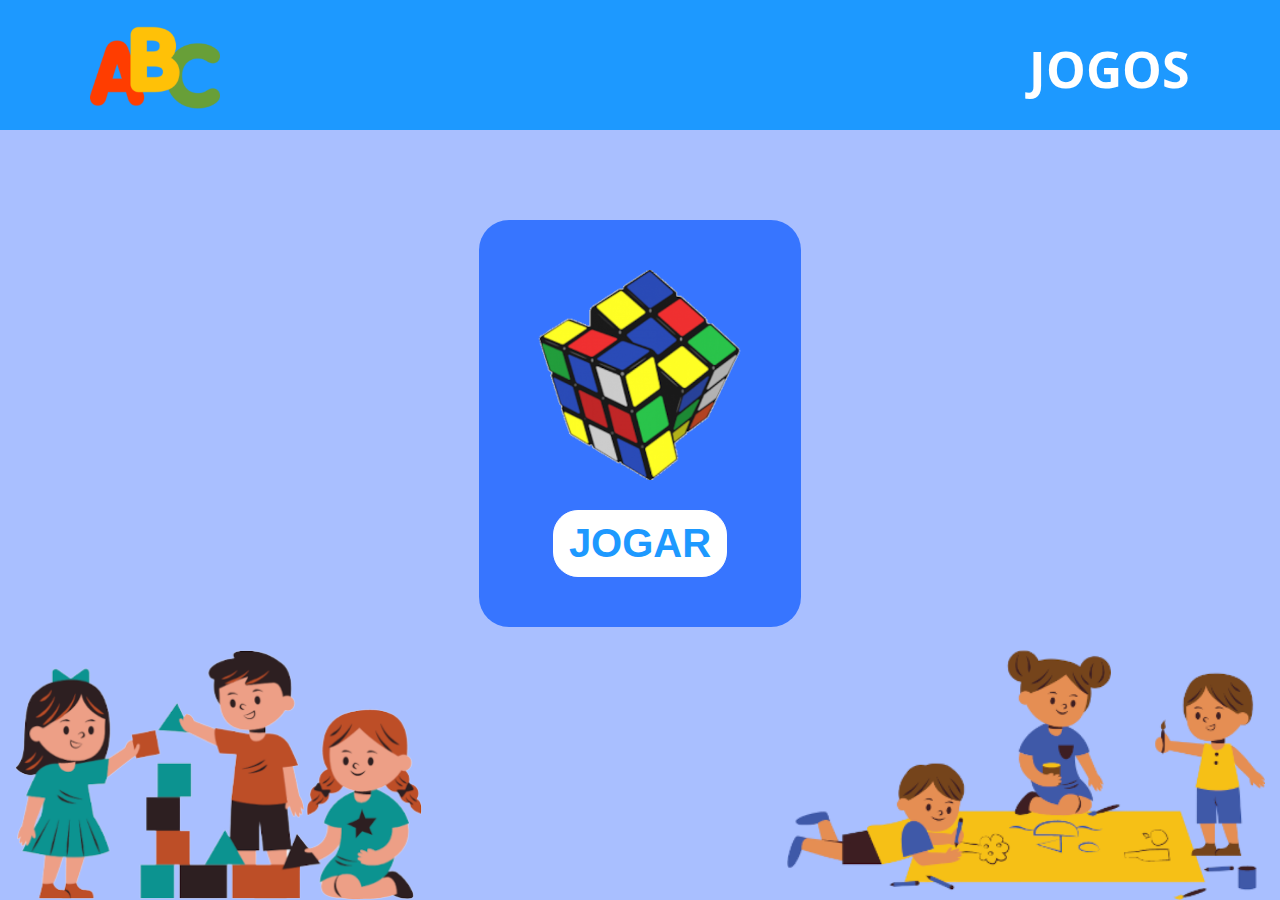
<file: index.html>
<!DOCTYPE html>
<html lang="pt-br">
<head>
    <meta charset="UTF-8">
    <meta http-equiv="X-UA-Compatible" content="IE=edge">
    <meta name="viewport" content="width=
    , initial-scale=1.0">
    <!-- Icone site -->
    <link rel="shortcut icon" href="img/abc.ico" type="image/x-icon">
    <!-- Font Awesome -->
    <link rel="preconnect" href="https://fonts.googleapis.com">
<link rel="preconnect" href="https://fonts.gstatic.com" crossorigin>
<link href="https://fonts.googleapis.com/css2?family=Open+Sans:wght@300;400;500&display=swap" rel="stylesheet">
    <!-- Css -->
    <link rel="stylesheet" href="css/home.css">
    <!-- Js -->
    <script src="js/jquery-3.6.4.js" defer></script>

    <title>Kids</title>
</head>
<body class="normal">
    <div class="games-bg">
    </div>
    <header class="header">
        <nav>
            <h1><img src="img/abc_m.png" alt="Logo do site ABC"></h1>
            <ul>
                <li><a href="#">Jogos</a></li>
            </ul>
        </nav>
    </header>

    <section class="principal">
        <div class="area-principal">
            <img src="img/cubo_magico_m.png" alt="Imagem de um cubo magico" srcset="">
            <div class="btn-jogar">
                <a href="#">
                    <button class="btn_play">JOGAR</button>
                </a>
            </div>
        </div>
    </section>

    <section class="sectionCarrosel">
    <div class="carrosel">
        <div class="slide1">
            <h1>SÍLABAS</h1>
            <img src="/img/laranja.png" class="img_game">
            <button class="btn_jogar"><a href="silabas/silabas.html">JOGAR</a></button>
        </div>
        <div class="slide2">
            <h1>QUEBRA-CABEÇA</h1>
            <img src="./img/quebra-cabeca.png" alt="" class="img_game">
            <button class="btn_jogar"><a href="quebra-cabeca/index.html">JOGAR</a></button>
        </div>
        <div class="slide3">
            <h1>DESCUBRA A LETRA</h1>
            <img src="./img/abc.ico" alt="" class="img_game">
            <button class="btn_jogar"><a href="descubra-letra/letra.html">JOGAR</a></button>
        </div>
    </div>
    </section>

    </div>

    <div class="div-img">
        <img src="img/criancas1-m.png" alt="" class="img-left imgs">
    </div>
    <img src="img/criancas2-m.png" alt="" class="img-right imgs">

    <section class="animation">
        <ul class="circles">
            <li>A</li>
            <li>B</li>
            <li>C</li>
            <li>F</li>
            <li>H</li>
            <li>P</li>
            <li>Y</li>
            <li>W</li>
            <li>Z</li>
        </ul>
    </section>    


    <script>
        const btn1 = document.querySelector(".btn_play")
        const containerSection = document.querySelector(".principal")
        const section = document.querySelector(".area-principal")
        const carrosel = document.querySelector(".sectionCarrosel")
        btn1.addEventListener("click", () => {
            document.body.classList.add("games")
            section.classList.add("invisivel")
            $(".imgs").css("display","none") // depois vc testa sem isso, pórem eu acho q fixou bom
            $("header").css("visibility","hidden") // ve ai pdp
            
            setInterval(() =>{
                document.body.classList.remove("games")
                carrosel.style.display = "block"
                containerSection.style.display = "none"
                document.querySelector(".header").classList.add("header-games")
                document.querySelector(".imagens-fim").classList.add("imagens-fim-games")
            }, 1500)
        })
    </script>
</body>
</html>
</file>
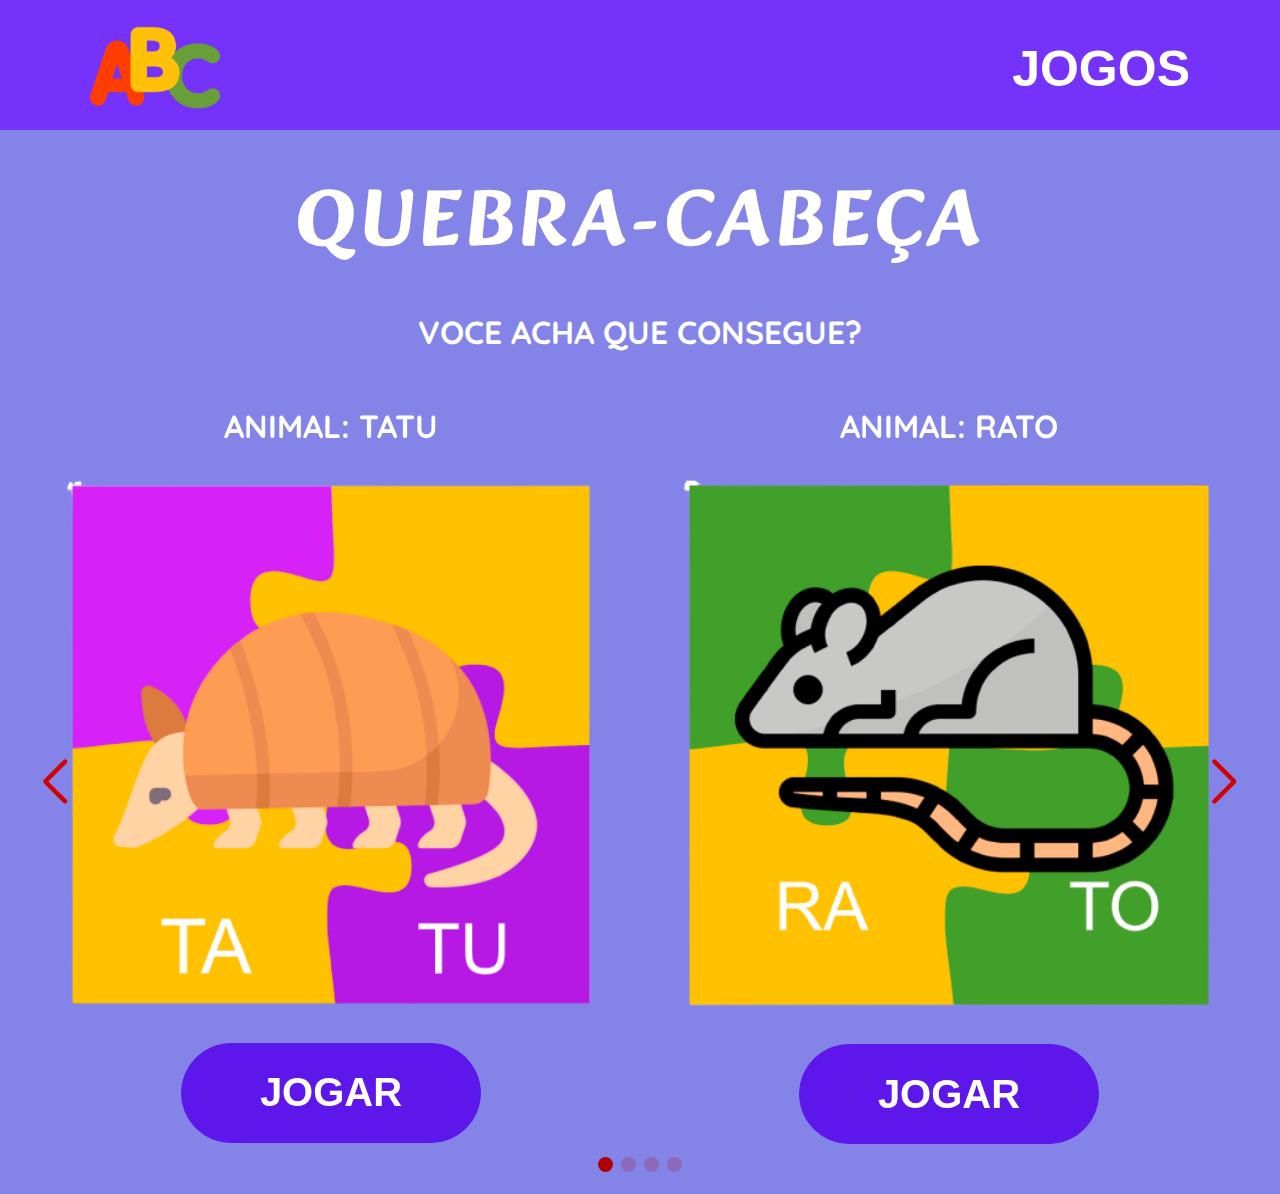
<file: quebra-cabeca/index.html>
<!DOCTYPE html>
<html lang="pt-br">
<head>
    <meta charset="UTF-8">
    <meta http-equiv="X-UA-Compatible" content="IE=edge">
    <meta name="viewport" content="width=device-width, initial-scale=1.0">
    <link rel="stylesheet" href="./css/style.css">

    <link rel="preconnect" href="https://fonts.googleapis.com">
    <link rel="preconnect" href="https://fonts.gstatic.com" crossorigin>
    <link href="https://fonts.googleapis.com/css2?family=Lilita+One&display=swap" rel="stylesheet">
    
    <!-- SWIPER JS -->
    <link rel="stylesheet" href="https://cdn.jsdelivr.net/npm/swiper@9/swiper-bundle.min.css"/>

    <script src="https://cdn.jsdelivr.net/npm/swiper@9/swiper-bundle.min.js"></script>
    <title> QUEBRA - CABEÇA</title>
</head>
<body>
    <header class="header">
        <nav>
            <h1><img src="../img/abc_m.png" alt="Logo do site ABC"></h1>
            <ul>
                <li><a href="../index.html">Jogos</a></li>
            </ul>
        </nav>
    </header>
    <header class="section-inicio tatu">
        <div class="title-subtitle">
            <h1>QUEBRA-CABEÇA </h1>
            <h3>VOCE ACHA QUE CONSEGUE?</h3>    
        </div>
    </header>

    <div class="swiper">
        <div class="swiper-wrapper">
          <div class="swiper-slide">
                <div class="title-subtitle"> 
                    <h3>ANIMAL: TATU</h3> 
                </div>
                <div class="container-img center">
                    <img src="./imgs/tatu/tatu-base.png" alt="quebra-cabeça de um tatu" title="quebra-cabeça 1- tatu">
                </div>
                <div class="btn-container center">
                    <a href="tatu.html"><button class="play">JOGAR</button></a>
                </div>
          </div>

          <div class="swiper-slide">
            <div class="title-subtitle"> 
                <h3>ANIMAL: RATO</h3> 
            </div>
            <div class="container-img center">
                <img src="./imgs/rato/rato-base.png" alt="quebra-cabeça de um rato" title="quebra-cabeça 2- rato">
            </div>
            <div class="btn-container center">
                <a href="rato.html"><button class="play">JOGAR</button></a>
            </div>
          </div>

          <div class="swiper-slide">
                <div class="title-subtitle"> 
                    <h3>ANIMAL: PEIXE</h3> 
                </div>
                <div class="container-img center">
                    <img src="./imgs/peixe/base-peixe.png" alt="quebra-cabeça de um rato" title="quebra-cabeça 2- rato">
                </div>
                <div class="btn-container center">
                    <a href="peixe.html"><button class="play">JOGAR</button></a>
                </div>
          </div>

          <div class="swiper-slide">
                <div class="title-subtitle"> 
                    <h3>ANIMAL: SAPO</h3> 
                </div>
                <div class="container-img center">
                    <img src="./imgs/sapo/base-sapo.png" alt="quebra-cabeça de um rato" title="quebra-cabeça 2- rato">
                </div>
                <div class="btn-container center">
                    <a href="sapo.html"><button class="play">JOGAR</button></a>
                </div>
          </div>

        </div>
        <div class="swiper-pagination"></div>
      
        <div class="swiper-button-prev"></div>
        <div class="swiper-button-next"></div>
    </div>





    <script src="./js/jquery.js"></script>
    <script src="./js/carrosel.js"></script>
    
</body>
</html>
</file>
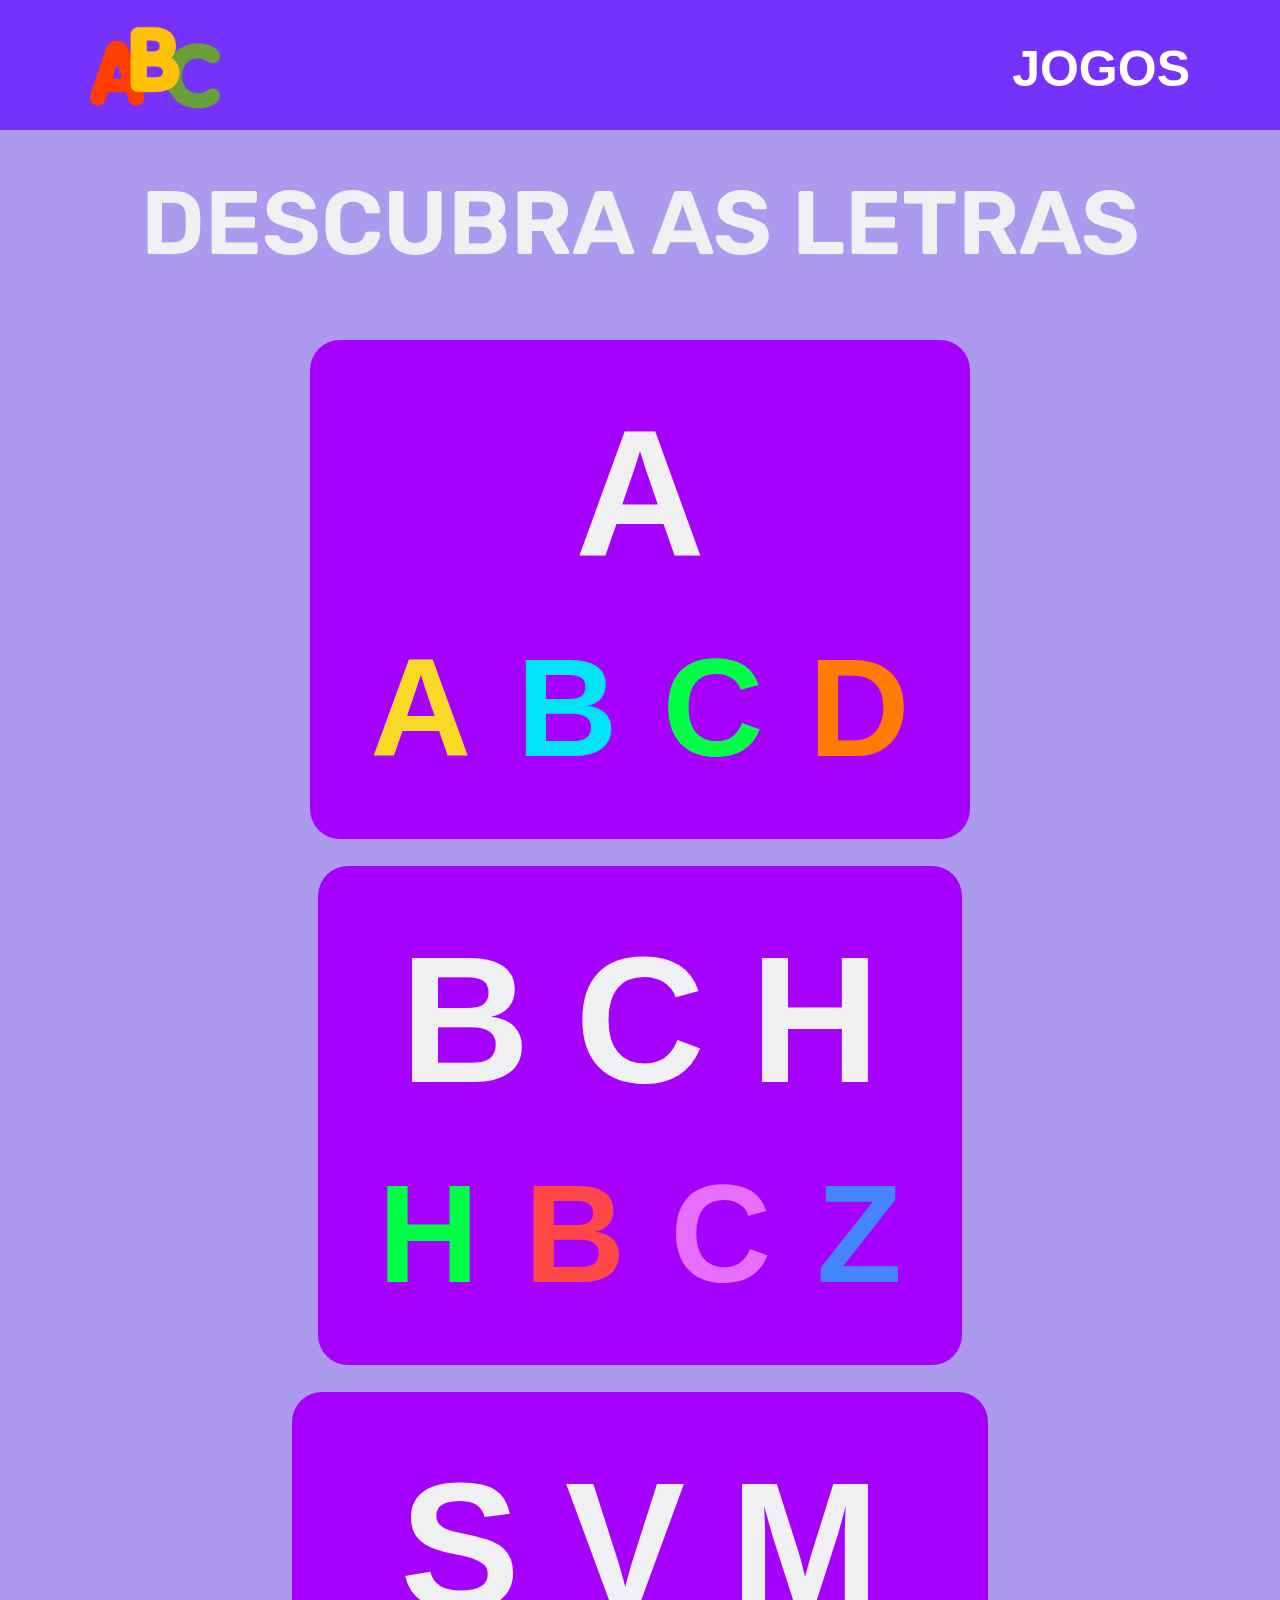
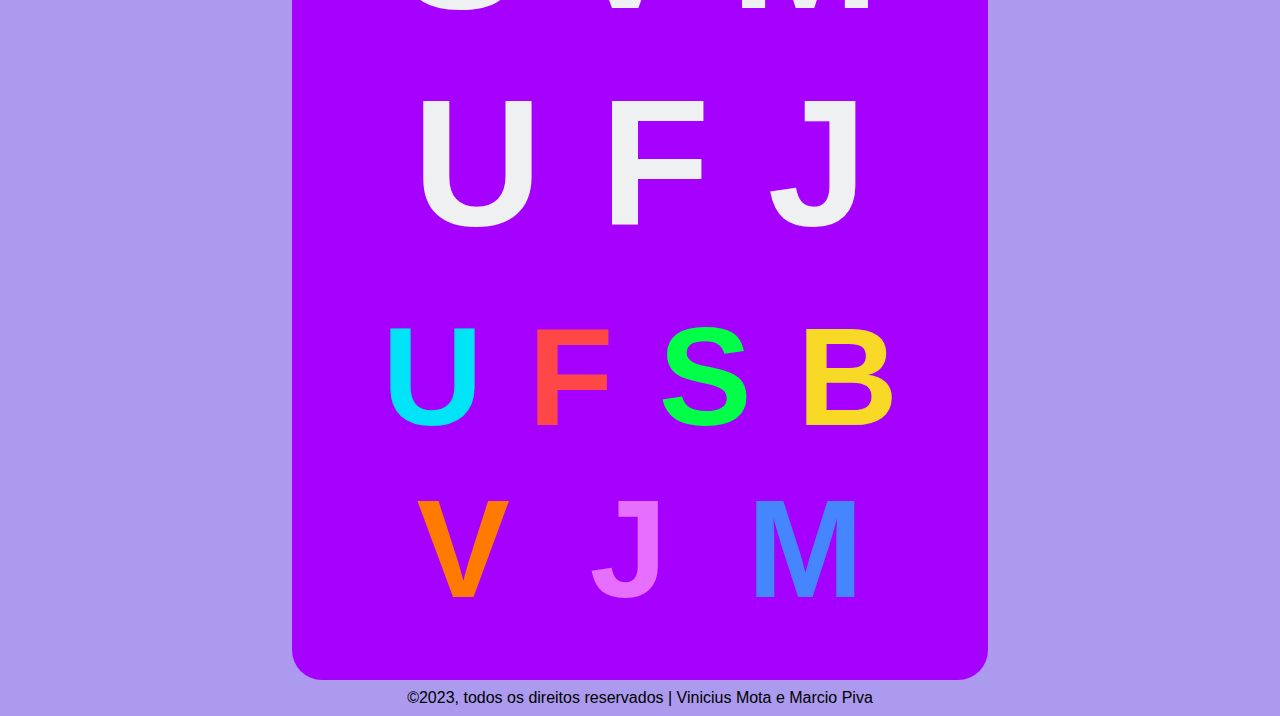
<file: descubra-letra/letra.html>
<!DOCTYPE html>
<html lang="pt-br">
<head>
    <meta charset="UTF-8">
    <meta http-equiv="X-UA-Compatible" content="IE=edge">
    <meta name="viewport" content="width=device-width, initial-scale=1.0">
    <title>Descubra as letras</title>

    <!-- favicon -->
    <link rel="shortcut icon" href="../img/abc.ico" type="image/x-icon">
    <!-- css -->
    <link rel="stylesheet" href="../css/responsivel-tela-final.css">
    <link rel="stylesheet" href="css/letras.css">
    
    <!-- js -->
    <script src="../js/jquery-3.6.4.js"></script>
    <script src="js/app.js" defer></script>
    <!-- font-awesome -->
    <link rel="stylesheet" href="https://cdnjs.cloudflare.com/ajax/libs/font-awesome/6.4.0/css/all.min.css" integrity="sha512-iecdLmaskl7CVkqkXNQ/ZH/XLlvWZOJyj7Yy7tcenmpD1ypASozpmT/E0iPtmFIB46ZmdtAc9eNBvH0H/ZpiBw==" crossorigin="anonymous" referrerpolicy="no-referrer" />

    <!-- GOOGLE FONTS -->
    <link rel="preconnect" href="https://fonts.googleapis.com">
    <link rel="preconnect" href="https://fonts.gstatic.com" crossorigin>
    <link href="https://fonts.googleapis.com/css2?family=Rubik:wght@300;400;500&display=swap" rel="stylesheet">

    <link rel="preconnect" href="https://fonts.googleapis.com">
    <link rel="preconnect" href="https://fonts.gstatic.com" crossorigin>
    <link href="https://fonts.googleapis.com/css2?family=Lilita+One&display=swap" rel="stylesheet">
</head>
<body>
    <header class="header">
        <nav>
            <h1><img src="../img/abc_m.png" alt="Logo do site ABC"></h1>
            <ul>
                <li><a href="../index.html">Jogos</a></li>
            </ul>
        </nav>
    </header>
    <h1 class="titulo">DESCUBRA AS LETRAS</h1>
    <section class="tudo">
        <section class="principal">
            <div class="itens">
                <div class="area-principal">
                    <div class="letras-div">
                        <p class="letra letra-maior 1">A</p>
                    </div>
                    <div class="escolha-letras">
                        <div class="parte-de-cima">
                            <div class="letra amarelo certo1">A</div>
                            <div class="letra ciano errado">B</div>
                            <div class="letra verde errado">C</div>
                            <div class="letra laranja errado">D</div>
                        </div>
                    </div>
                </div>
            </div>
        </section>

        <section class="principal">
            <div class="itens">
                <div class="area-principal">
                    <div class="letras-div">
                        <div class="parte-de-cima">
                            <p class="letra letra-maior 2">B</p>
                            <p class="letra letra-maior 3">C</p>
                            <p class="letra letra-maior 4">H</p>
                        </div>
                    </div>
                    <div class="escolha-letras">
                        <div class="parte-de-cima">
                            <div class="letra verde certo2">H</div>
                            <div class="letra rosa certo3">B</div>
                            <div class="letra roxo certo4">C</div>
                            <div class="letra azul errado">Z</div>
                        </div>
                    </div>
                </div>
            </div>
        </section>

        <section class="principal"><!-- mini-game 3 -->
            <div class="itens">
                <div class="area-principal div3">
                    <div class="letras-div">
                        <div class="parte-de-cima menor">
                            <p class="letra letra-maior 5">S</p>
                            <p class="letra letra-maior 6">V</p>
                            <p class="letra letra-maior 7">M</p>
                        </div>
                        <div class="parte-de-baixo">
                            <p class="letra letra-maior 8">U</p>
                            <p class="letra letra-maior 9">F</p>
                            <p class="letra letra-maior 10">J</p>
                        </div>
                    </div>
                    <div class="escolha-letras">
                        <div class="parte-de-cima">
                            <div class="letra ciano certo5">U</div>
                            <div class="letra rosa certo6">F</div>
                            <div class="letra verde certo7">S</div>
                            <div class="letra amarelo errado">B</div>
                        </div>
                        <div class="parte-de-baixo">
                            <div class="letra laranja certo8">V</div>
                            <div class="letra roxo certo9">J</div>
                            <div class="letra azul certo10">M</div>
                        </div>
                    </div>
                </div>
            </div>
        </section>

    </section>
    
    <section class="fim-game invisivel">
            <div class="tela-final">
                <h1>PARABÉNS</h1>
                <p>Você concluiu o jogo</p>
                <div class="botoes-fim">
                    <a href="./letra.html" class="link-fim-game"><button class="btn-fim reiniciar"><i class="fa-solid fa-arrow-rotate-right"></i></button></a>
                    <a href="../index.html" class="link-fim-game"><button class="btn-fim outros-jogos"><i class="fa-solid fa-house"></i></button></a>
                </div>
            </div>
        </div>
    </section>

    <footer>
        <p class="copyright">&copy;2023, todos os direitos reservados | Vinicius Mota e Marcio Piva</p>
    </footer>
</body>
</html>
</file>
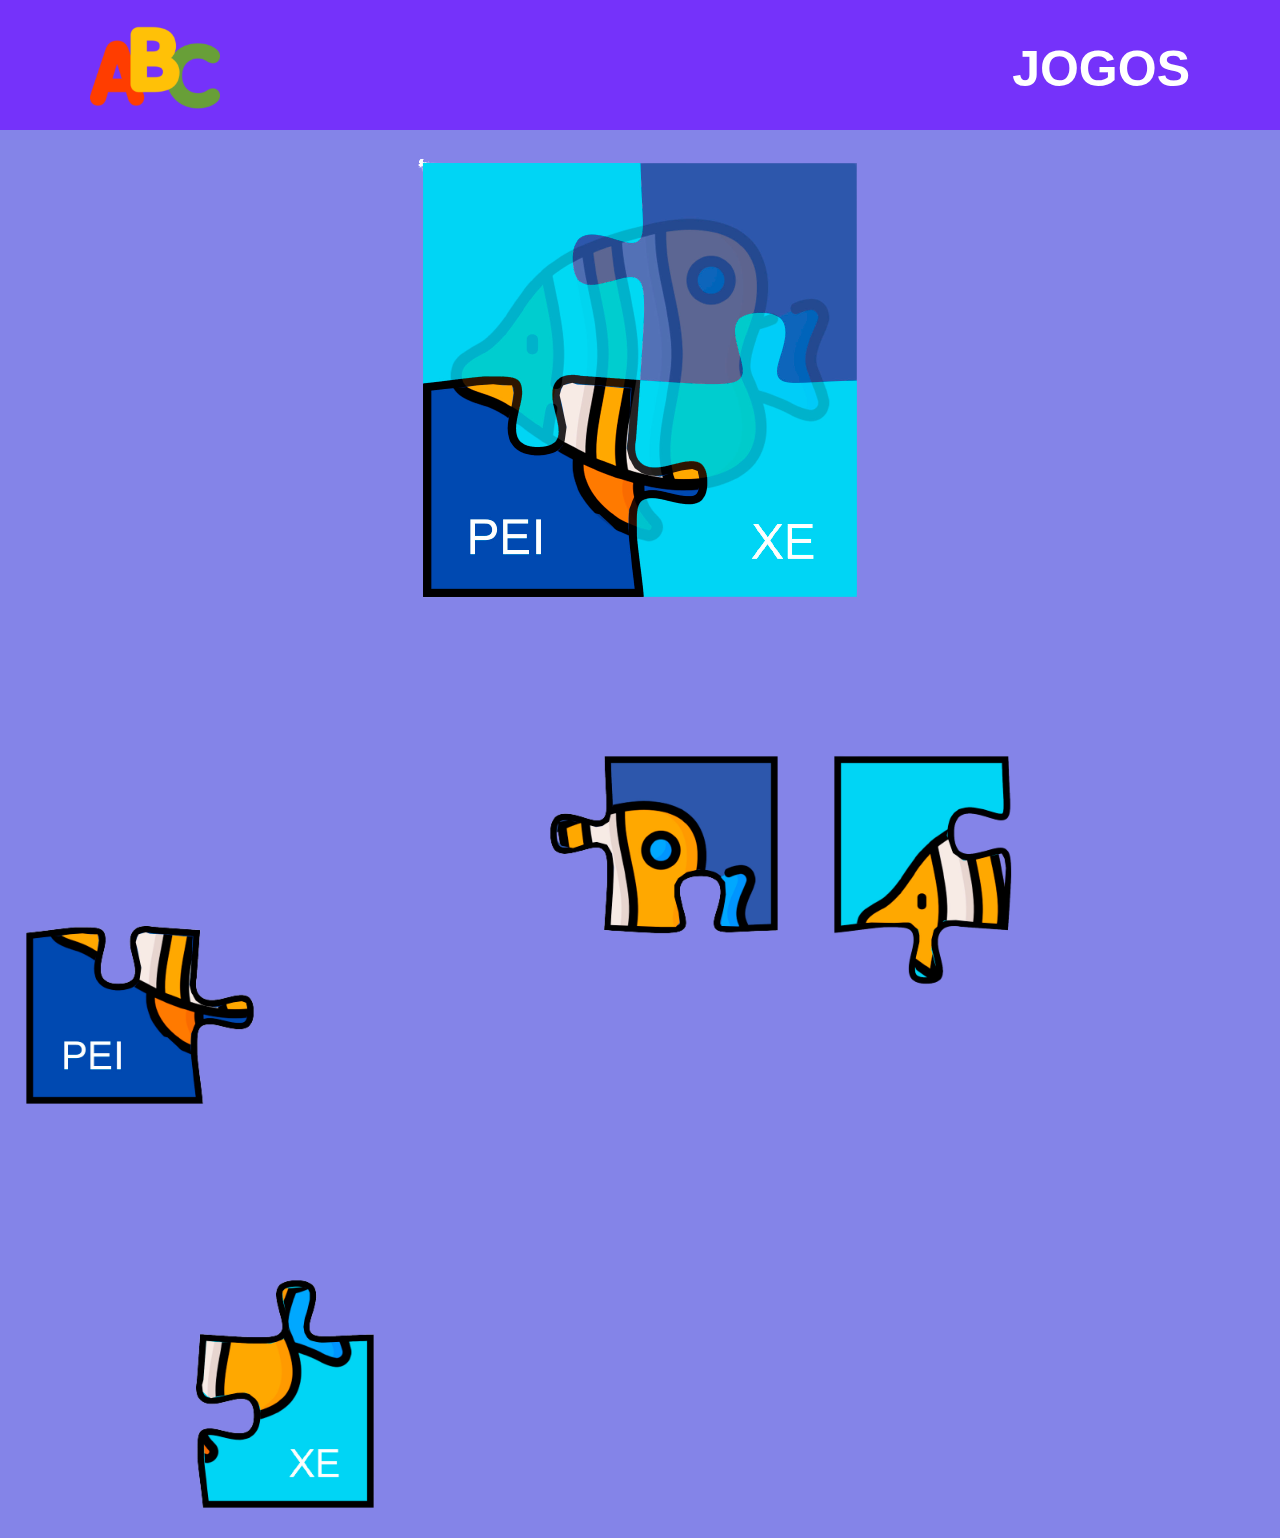
<file: quebra-cabeca/peixe.html>
<!DOCTYPE html>
<html lang="pt-br">
<head>
    <meta charset="UTF-8">
    <meta http-equiv="X-UA-Compatible" content="IE=edge">
    <meta name="viewport" content="width=device-width, initial-scale=1.0">
    <link rel="stylesheet" href="../css/responsivel-tela-final.css">
    <link rel="stylesheet" href="./css/style.css">

    <link rel="preconnect" href="https://fonts.googleapis.com">
    <link rel="preconnect" href="https://fonts.gstatic.com" crossorigin>
    <link href="https://fonts.googleapis.com/css2?family=Lilita+One&display=swap" rel="stylesheet">

      <!-- font-awesome -->
      <link rel="stylesheet" href="https://cdnjs.cloudflare.com/ajax/libs/font-awesome/6.4.0/css/all.min.css" integrity="sha512-iecdLmaskl7CVkqkXNQ/ZH/XLlvWZOJyj7Yy7tcenmpD1ypASozpmT/E0iPtmFIB46ZmdtAc9eNBvH0H/ZpiBw==" crossorigin="anonymous" referrerpolicy="no-referrer" />

    <title>PEIXE | QUEBRA-CABEÇA</title>
</head>
<body>
    <header class="header">
        <nav>
            <h1><img src="../img/abc_m.png" alt="Logo do site ABC"></h1>
            <ul>
                <li><a href="../index.html">Jogos</a></li>
            </ul>
        </nav>
    </header>

    <div class="img-container">
        <img src="./imgs/peixe/base-peixe1.png" alt="primeira peça quebra cabeça" srcset="" class="table1 peca1-in">
    </div>

    <div class="msg"></div>

    <div class="peças">
        <img src="imgs/peixe/peca-peixe1.png" alt="" id="peca1">
        <img src="./imgs/peixe/peca-peixe3.png" alt="" id="peca3">
        <img src="./imgs/peixe/peca-peixe4.png" alt="" id="peca4">
        <img src="./imgs/peixe/peca-peixe2.png" alt="" id="peca2">
    </div>

    <section class="fim-game invisivel">
        <div class="tela-final">
            <h1>PARABÉNS</h1>
            <p>Você concluiu o jogo</p>
            <div class="botoes-fim">
                <a href="./index.html" class="link-fim-game"><button class="btn-fim reiniciar"><i class="fa-solid fa-arrow-rotate-right"></i></button></a>
                <a href="../index.html" class="link-fim-game"><button class="btn-fim outros-jogos"><i class="fa-solid fa-house"></i></button></a>
            </div>
        </div>
        </div>
    </section>

    <script src="./js/jquery.js"></script>
    <script src="./js/peixe.js"></script>

    
</body>
</html>
</file>
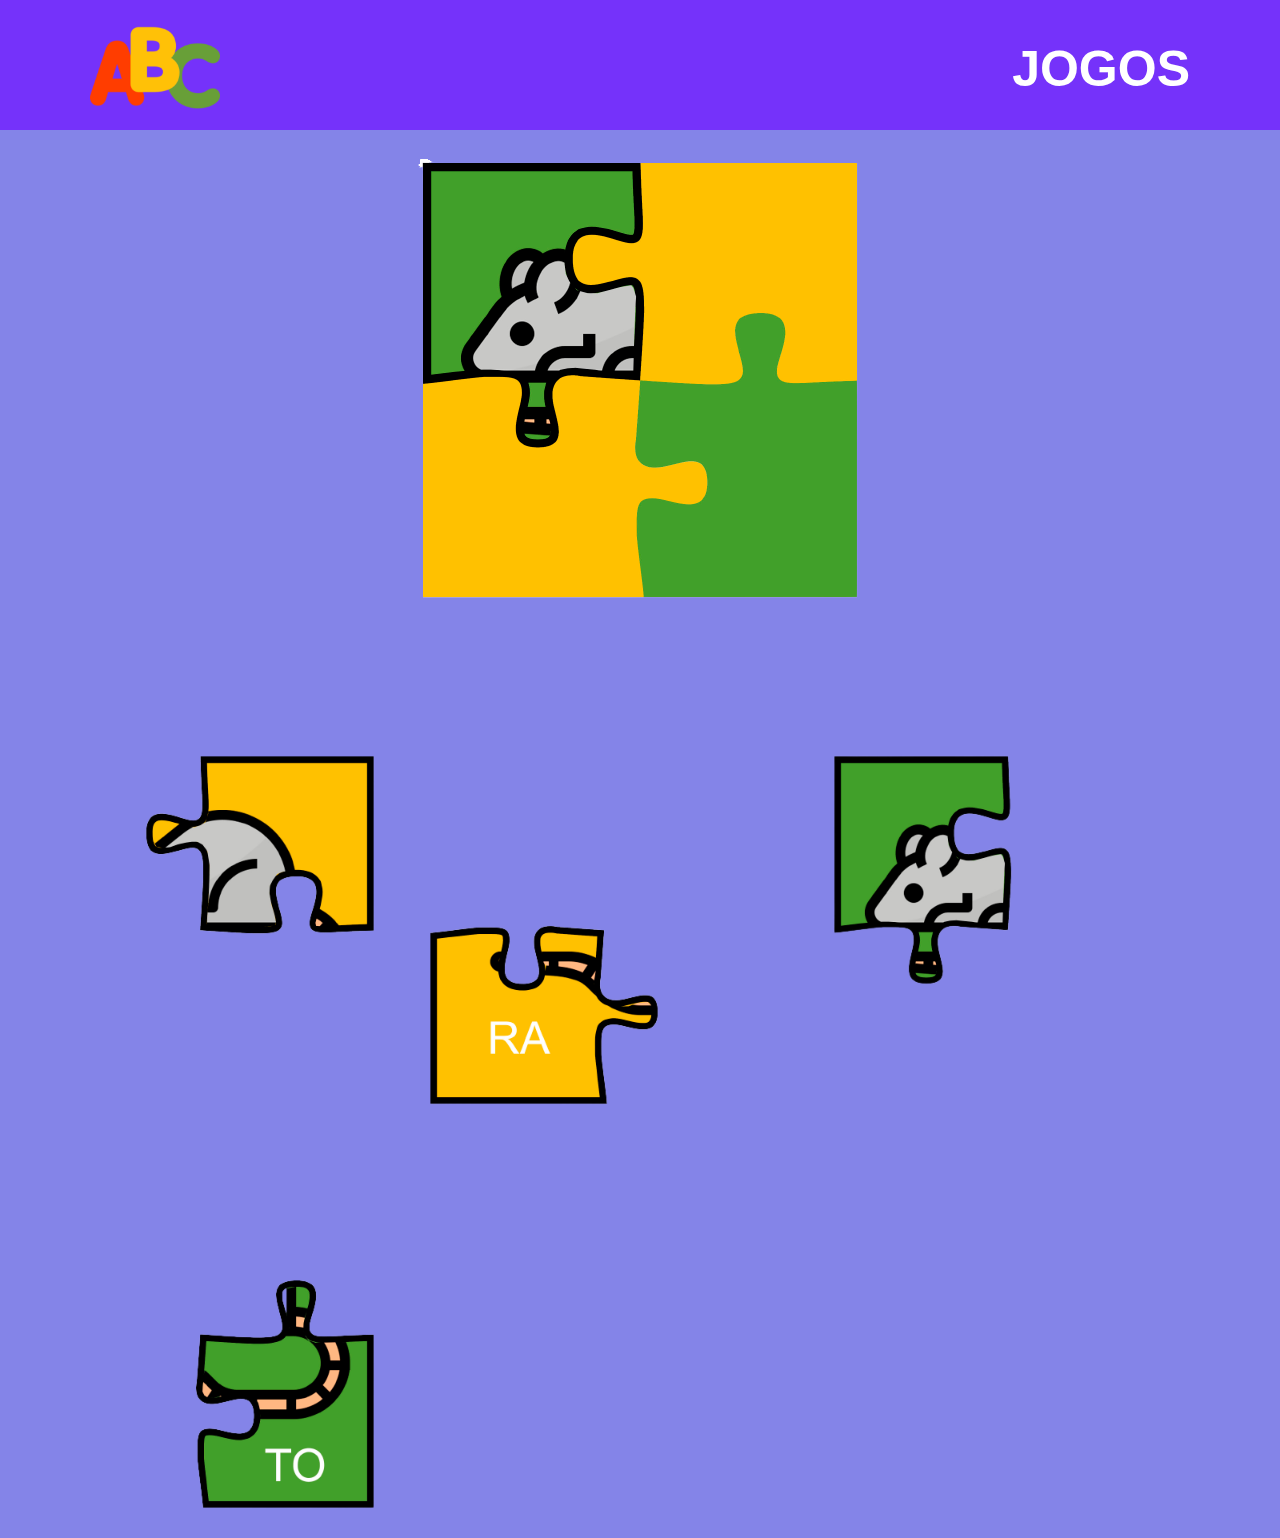
<file: quebra-cabeca/rato.html>
<!DOCTYPE html>
<html lang="pt-br">
<head>
    <meta charset="UTF-8">
    <meta http-equiv="X-UA-Compatible" content="IE=edge">
    <meta name="viewport" content="width=device-width, initial-scale=1.0">
    <link rel="stylesheet" href="../css/responsivel-tela-final.css">
    <link rel="stylesheet" href="css/style.css">

    <link rel="preconnect" href="https://fonts.googleapis.com">
    <link rel="preconnect" href="https://fonts.gstatic.com" crossorigin>
    <link href="https://fonts.googleapis.com/css2?family=Lilita+One&display=swap" rel="stylesheet">

          <!-- font-awesome -->
          <link rel="stylesheet" href="https://cdnjs.cloudflare.com/ajax/libs/font-awesome/6.4.0/css/all.min.css" integrity="sha512-iecdLmaskl7CVkqkXNQ/ZH/XLlvWZOJyj7Yy7tcenmpD1ypASozpmT/E0iPtmFIB46ZmdtAc9eNBvH0H/ZpiBw==" crossorigin="anonymous" referrerpolicy="no-referrer" />
    <title>RATO | QUEBRA-CABEÇA</title>
</head>
<body>
    <header class="header">
        <nav>
            <h1><img src="../img/abc_m.png" alt="Logo do site ABC"></h1>
            <ul>
                <li><a href="../index.html">Jogos</a></li>
            </ul>
        </nav>
    </header>

    <div class="img-container">
        <img src="./imgs/rato/rato-base1.png" alt="primeira peça quebra cabeça" srcset="" class="table1 peca1-in">
    </div>

    <div class="msg"></div>

    <div class="peças">
		<img src="imgs/rato/rato-peca4.png" alt="" id="peca4">
		<img src="imgs/rato/rato-peca3.png" alt="" id="peca3">
        <img src="imgs/rato/rato-peca1.png" alt="" id="peca1">
        <img src="imgs/rato/rato-peca2.png" alt="" id="peca2">
    </div>

    <section class="fim-game invisivel">
        <div class="tela-final">
            <h1>PARABÉNS</h1>
            <p>Você concluiu o jogo</p>
            <div class="botoes-fim">
                <a href="./index.html" class="link-fim-game"><button class="btn-fim reiniciar"><i class="fa-solid fa-arrow-rotate-right"></i></button></a>
                <a href="../index.html" class="link-fim-game"><button class="btn-fim outros-jogos"><i class="fa-solid fa-house"></i></button></a>
            </div>
        </div>
        </div>
    </section>

    <script src="./js/jquery.js"></script>
    <script src="./js/rato.js"></script>
    
</body>
</html>
</file>
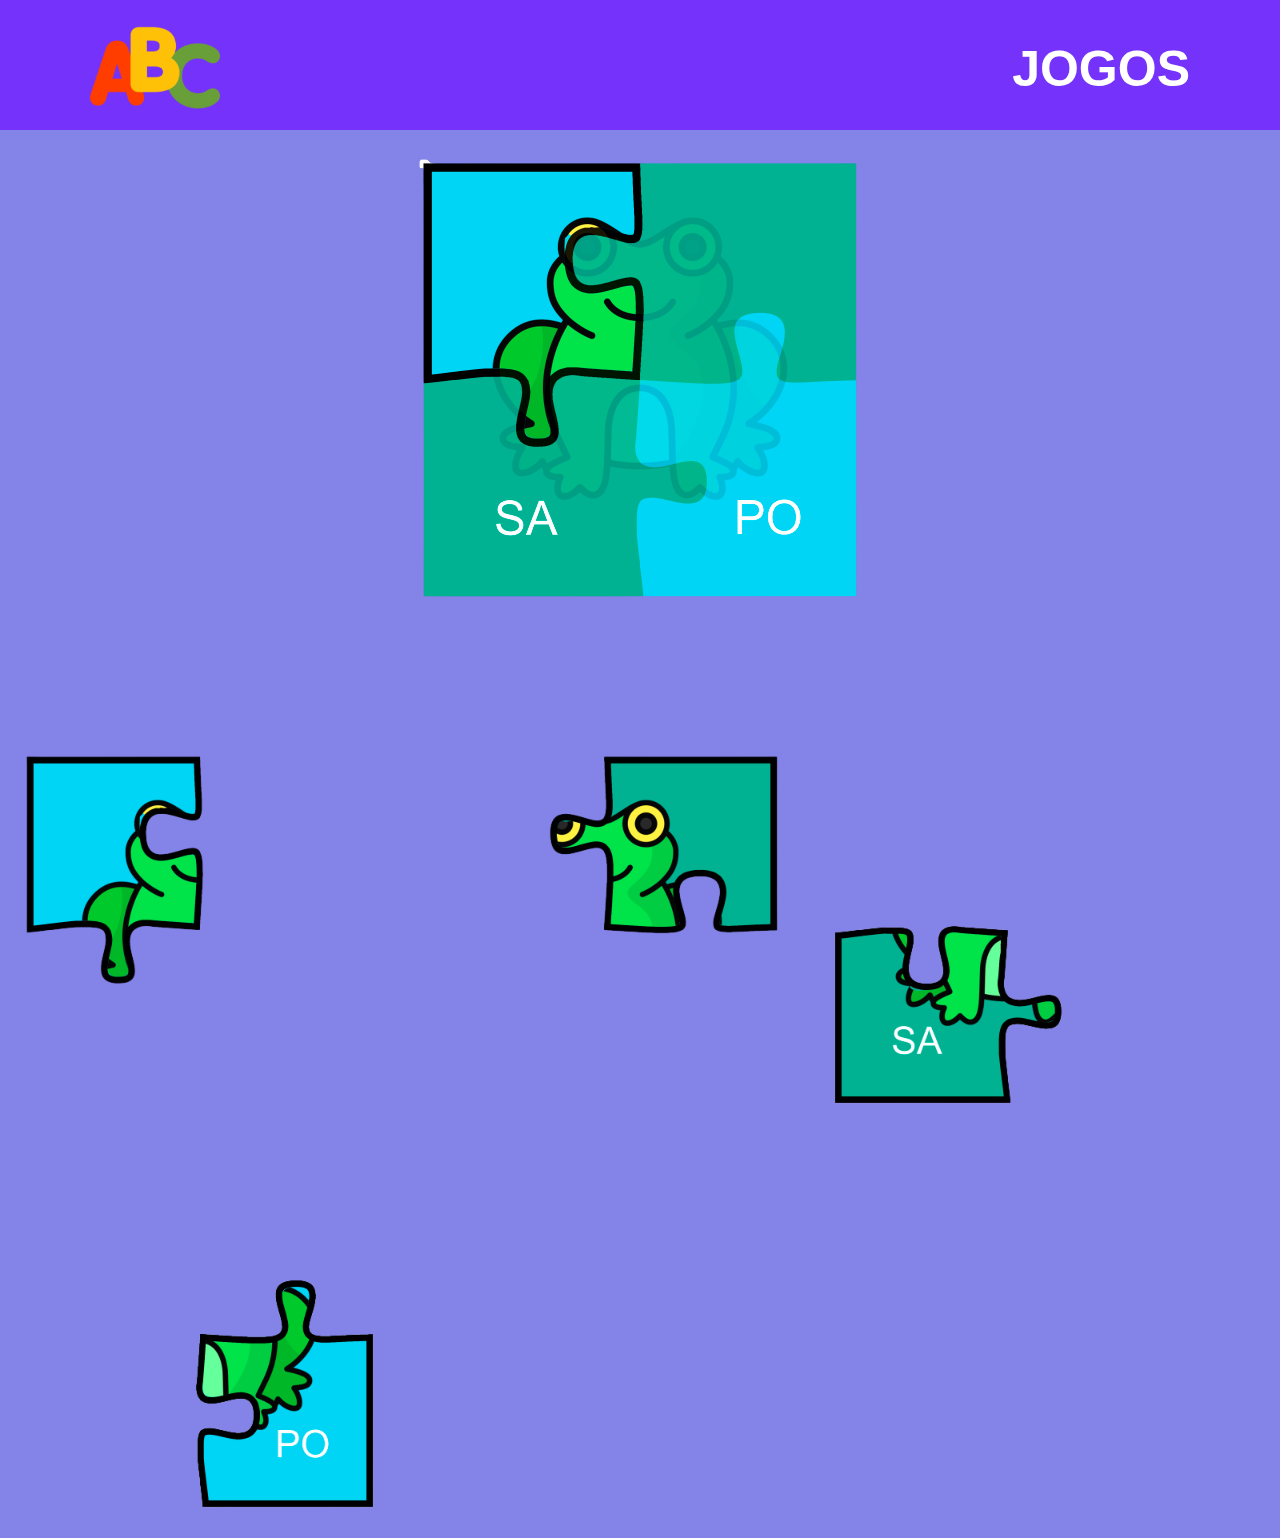
<file: quebra-cabeca/sapo.html>
<!DOCTYPE html>
<html lang="pt-br">
<head>
    <meta charset="UTF-8">
    <meta http-equiv="X-UA-Compatible" content="IE=edge">
    <meta name="viewport" content="width=device-width, initial-scale=1.0">
    <link rel="stylesheet" href="../css/responsivel-tela-final.css">
    <link rel="stylesheet" href="css/style.css">

    <link rel="preconnect" href="https://fonts.googleapis.com">
    <link rel="preconnect" href="https://fonts.gstatic.com" crossorigin>
    <link href="https://fonts.googleapis.com/css2?family=Lilita+One&display=swap" rel="stylesheet">

          <!-- font-awesome -->
          <link rel="stylesheet" href="https://cdnjs.cloudflare.com/ajax/libs/font-awesome/6.4.0/css/all.min.css" integrity="sha512-iecdLmaskl7CVkqkXNQ/ZH/XLlvWZOJyj7Yy7tcenmpD1ypASozpmT/E0iPtmFIB46ZmdtAc9eNBvH0H/ZpiBw==" crossorigin="anonymous" referrerpolicy="no-referrer" />
    <title>SAPO | QUEBRA-CABEÇA</title>
</head>
<body>
    <header class="header">
        <nav>
            <h1><img src="../img/abc_m.png" alt="Logo do site ABC"></h1>
            <ul>
                <li><a href="../index.html">Jogos</a></li>
            </ul>
        </nav>
    </header>

    <div class="img-container">
        <img src="./imgs/sapo/base-sapo1.png" alt="primeira peça quebra cabeça" srcset="" class="table1 peca1-in">
    </div>

    <div class="msg"></div>

    <div class="peças">
        <img src="imgs/sapo/sapo-peca1.png" alt="" id="peca1">
        <img src="imgs/sapo/sapo-peca2.png" alt="" id="peca3">
        <img src="imgs/sapo/sapo-peca3.png" alt="" id="peca4">
        <img src="imgs/sapo/sapo-peca4.png" alt="" id="peca2">
    </div>

    <section class="fim-game invisivel">
        <div class="tela-final">
            <h1>PARABÉNS</h1>
            <p>Você concluiu o jogo</p>
            <div class="botoes-fim">
                <a href="./index.html" class="link-fim-game"><button class="btn-fim reiniciar"><i class="fa-solid fa-arrow-rotate-right"></i></button></a>
                <a href="../index.html" class="link-fim-game"><button class="btn-fim outros-jogos"><i class="fa-solid fa-house"></i></button></a>
            </div>
        </div>
        </div>
    </section>

    <script src="./js/jquery.js"></script>
    <script src="./js/sapo.js"></script>
    
</body>
</html>
</file>
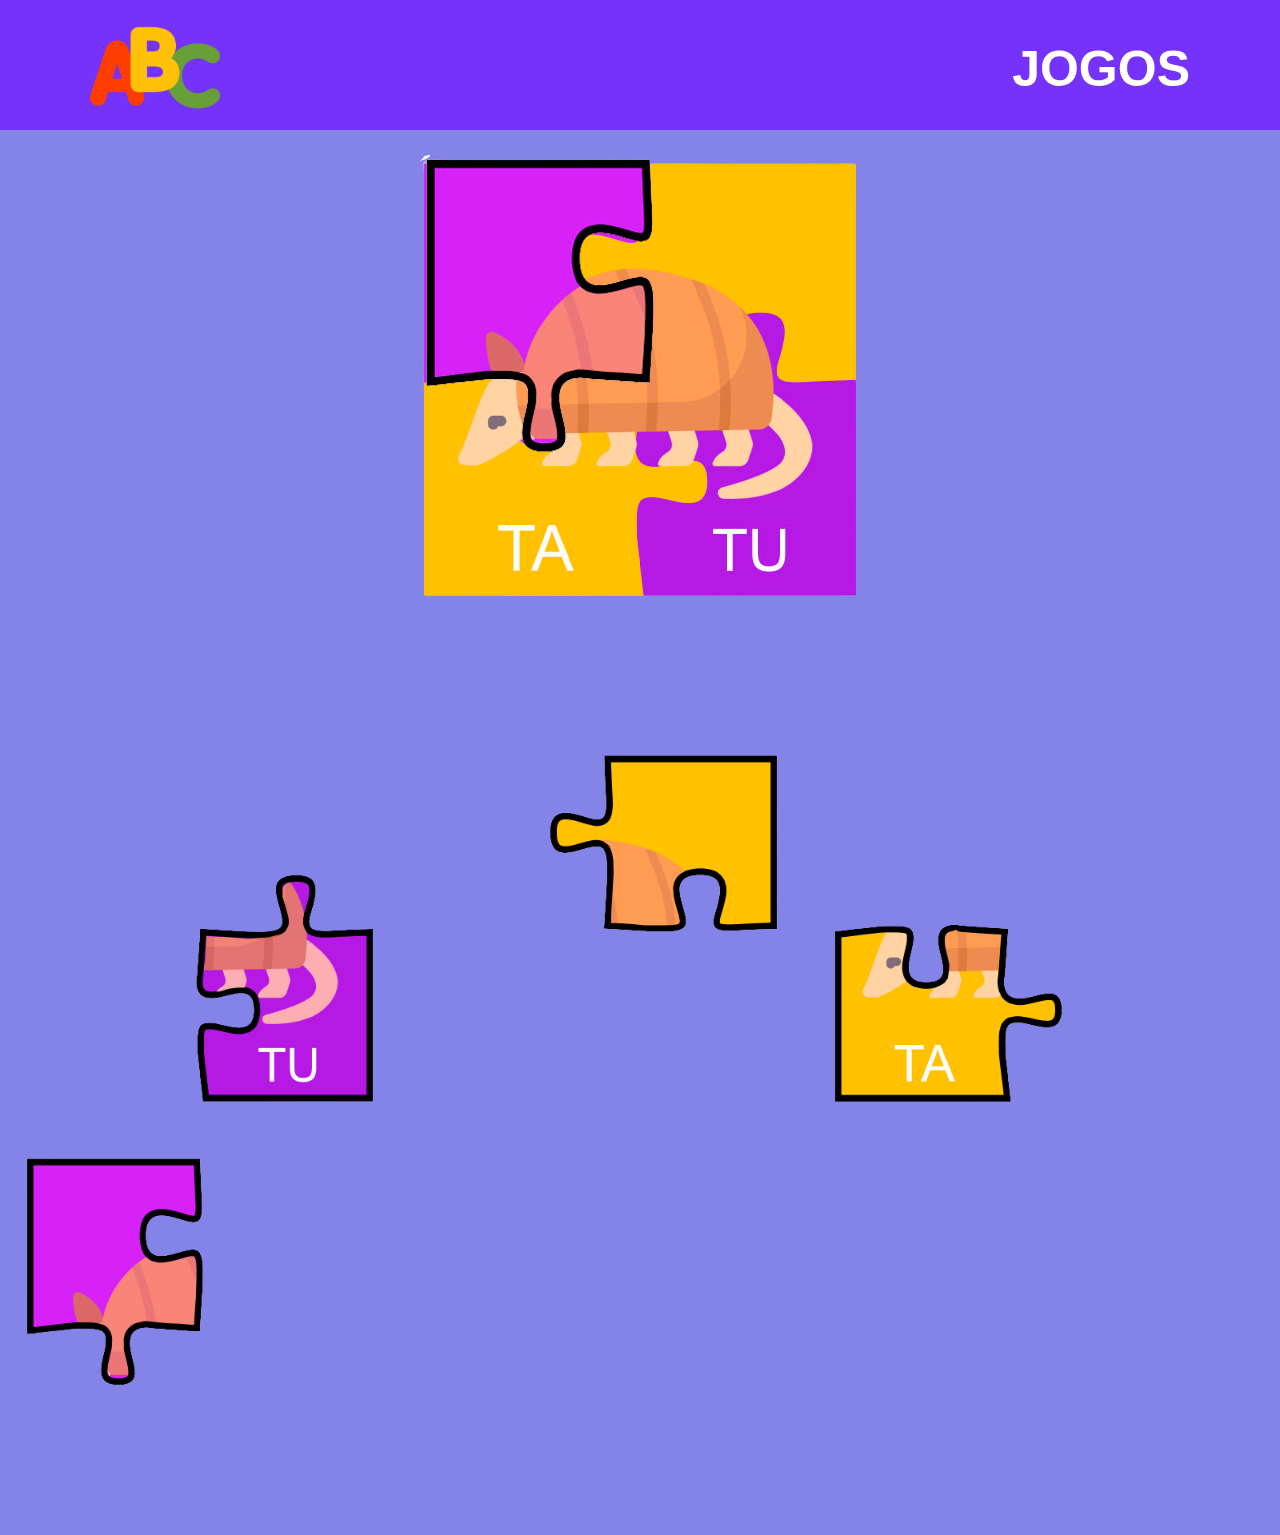
<file: quebra-cabeca/tatu.html>
<!DOCTYPE html>
<html lang="pt-br">
<head>
    <meta charset="UTF-8">
    <meta http-equiv="X-UA-Compatible" content="IE=edge">
    <meta name="viewport" content="width=device-width, initial-scale=1.0">
    <link rel="stylesheet" href="../css/responsivel-tela-final.css">
    <link rel="stylesheet" href="css/style.css">

    <link rel="preconnect" href="https://fonts.googleapis.com">
    <link rel="preconnect" href="https://fonts.gstatic.com" crossorigin>
    <link href="https://fonts.googleapis.com/css2?family=Lilita+One&display=swap" rel="stylesheet">

          <!-- font-awesome -->
          <link rel="stylesheet" href="https://cdnjs.cloudflare.com/ajax/libs/font-awesome/6.4.0/css/all.min.css" integrity="sha512-iecdLmaskl7CVkqkXNQ/ZH/XLlvWZOJyj7Yy7tcenmpD1ypASozpmT/E0iPtmFIB46ZmdtAc9eNBvH0H/ZpiBw==" crossorigin="anonymous" referrerpolicy="no-referrer" />
    <title>TATU | QUEBRA-CABEÇA</title>
</head>
<body>
    <header class="header">
        <nav>
            <h1><img src="../img/abc_m.png" alt="Logo do site ABC"></h1>
            <ul>
                <li><a href="../index.html">Jogos</a></li>
            </ul>
        </nav>
    </header>

    <div class="img-container">
        <img src="./imgs/tatu/tatu-base1.png" alt="primeira peça quebra cabeça" srcset="" class="table1 peca1-in">
    </div>

    <div class="msg"></div>

    <div class="peças">
        <img src="imgs/tatu/tatu-classe3.png" alt="peça 3 do quebra-cabeça" id="peca3">
		<img src="imgs/tatu/tatu-classe2.png" alt="peça 2 do quebra-cabeça" id="peca2">
		<img src="imgs/tatu/tatu-classe4.png" alt="peça 4 do quebra-cabeça" id="peca4">
        <img src="imgs/tatu/tatu-classe1.png" alt="peça 1 do quebra-cabeça" id="peca1">
    </div>

    <section class="fim-game invisivel">
        <div class="tela-final">
            <h1>PARABÉNS</h1>
            <p>Você concluiu o jogo</p>
            <div class="botoes-fim">
                <a href="./index.html" class="link-fim-game"><button class="btn-fim reiniciar"><i class="fa-solid fa-arrow-rotate-right"></i></button></a>
                <a href="../index.html" class="link-fim-game"><button class="btn-fim outros-jogos"><i class="fa-solid fa-house"></i></button></a>
            </div>
        </div>
        </div>
    </section>

    <script src="./js/jquery.js"></script>
    <script src="./js/tatu.js"></script>
    
</body>
</html>
</file>
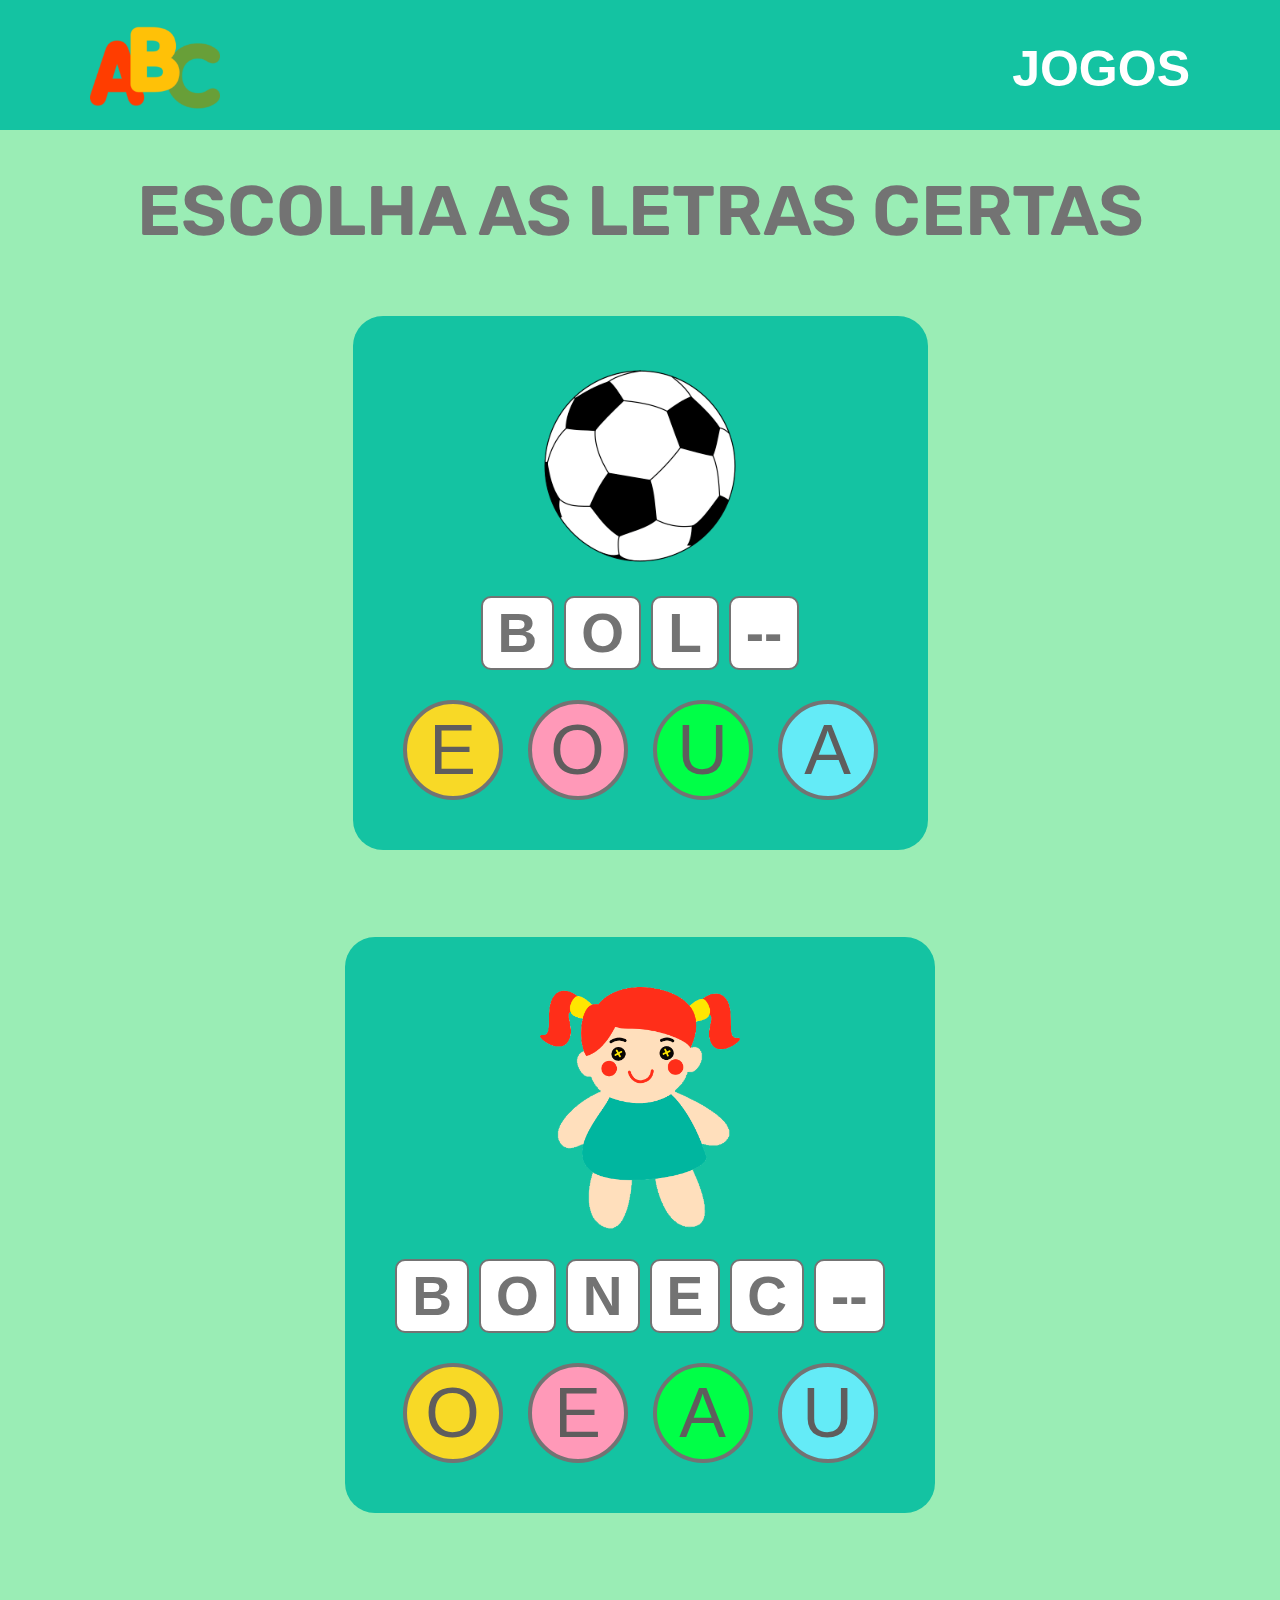
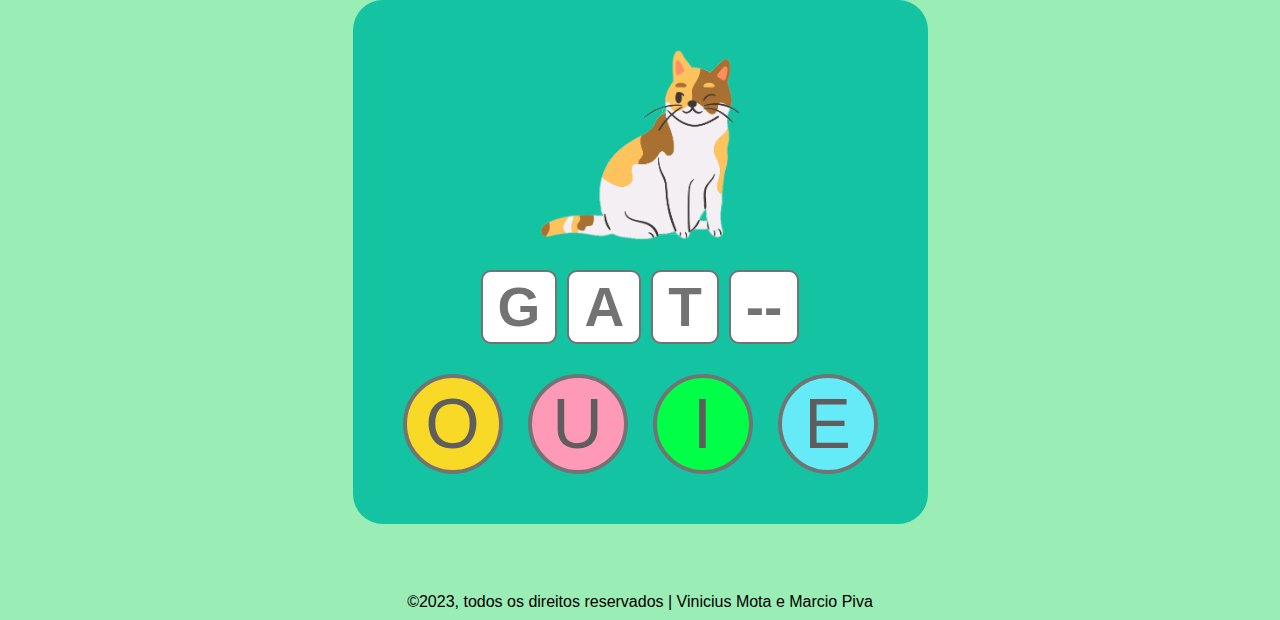
<file: silabas/silabas.html>
<!DOCTYPE html>
<html lang="pt-br">
<head>
    <meta charset="UTF-8">
    <meta http-equiv="X-UA-Compatible" content="IE=edge">
    <meta name="viewport" content="width=device-width, initial-scale=1.0">
    <title>Silabas</title>

    <!-- favicon -->
    <link rel="shortcut icon" href="../img/abc.ico" type="image/x-icon">
    <!-- css -->
    <link rel="stylesheet" href="../css/responsivel-tela-final.css">
    <link rel="stylesheet" href="css/silabas.css">
    
    <!-- js -->
    <script src="../js/jquery-3.6.4.js"></script>
    <script type="module" src="js/app.js" defer></script>
    <!-- font-awesome -->
    <link rel="stylesheet" href="https://cdnjs.cloudflare.com/ajax/libs/font-awesome/6.4.0/css/all.min.css" integrity="sha512-iecdLmaskl7CVkqkXNQ/ZH/XLlvWZOJyj7Yy7tcenmpD1ypASozpmT/E0iPtmFIB46ZmdtAc9eNBvH0H/ZpiBw==" crossorigin="anonymous" referrerpolicy="no-referrer" />

    <!-- GOOGLE FONTS -->
    <link rel="preconnect" href="https://fonts.googleapis.com">
    <link rel="preconnect" href="https://fonts.gstatic.com" crossorigin>
    <link href="https://fonts.googleapis.com/css2?family=Rubik:wght@300;400;500&display=swap" rel="stylesheet">

    <link rel="preconnect" href="https://fonts.googleapis.com">
    <link rel="preconnect" href="https://fonts.gstatic.com" crossorigin>
    <link href="https://fonts.googleapis.com/css2?family=Lilita+One&display=swap" rel="stylesheet">
</head>
<body>
    <header class="header">
        <nav>
            <h1><img src="../img/abc_m.png" alt="Logo do site ABC"></h1>
            <ul>
                <li><a href="../index.html">Jogos</a></li>
            </ul>
        </nav>
    </header>
    
    <h1 class="titulo">ESCOLHA AS LETRAS CERTAS</h1>
    <section class="tudo">
    </section>
    
    <section class="fim-game invisivel">
            <div class="tela-final">
                <h1>PARABÉNS</h1>
                <p>Você concluiu o jogo</p>
                <div class="botoes-fim">
                    <a href="silabas.html" class="link-fim-game"><button class="btn-fim reiniciar"><i class="fa-solid fa-arrow-rotate-right"></i></button></a>
                    <a href="../index.html" class="link-fim-game"><button class="btn-fim outros-jogos"><i class="fa-solid fa-house"></i></button></a>
                </div>
            </div>
        </div>
    </section>

    <footer>
        <p class="copyright">&copy;2023, todos os direitos reservados | Vinicius Mota e Marcio Piva</p>
    </footer>
</body>
</html>
</file>
<file: css/home.css>
*{
    margin: 0;
    padding: 0;
    box-sizing: border-box;
    --color2: #1D99FF;
    --body-bg-color: #A9BFFF;
    --color1: #fff;    
    --bg-container: #1d65ffd0;
}

body{
    background-color: var(--body-bg-color);
    font-family: 'Open Sans', sans-serif;
    height: 100vh;
    overflow-y: hidden;
}

.header{
    background-color: var(--color2);
    height: 130px;
}

.header-games{
    opacity: 0.5;
}

nav{
    display: flex;
    align-items: center;
    justify-content: space-between;
    flex-wrap: wrap;
    padding: 0 10vh;
}

nav h1 img{
    height: 130px;
}

ul{
    list-style: none;
}

li a{
    color: var(--color1);
    text-decoration: none;
    text-transform: uppercase;
    font-size: 50px;
    font-weight: bold;
}

/* Tag adicionadas ao layout com js*/
.games{ 
    filter: blur(4px);
}

.invisivel{
    opacity: 0;
    transition: 1s all;
}

.visivel{
    opacity: 1;
    transition: 1s all;
}

/**/

.swiper {
    width: 100%;
    height: 100%;
    display: none;
  }

.Myswiper{
    display: none;
}

  .swiper-slide {
    text-align: center;
    font-size: 18px;
    background: #fff;
    display: flex;
    justify-content: center;
    align-items: center;
  }

  .swiper-slide img {
    display: block;
    width: 100%;
    height: 100%;
    object-fit: cover;
  }

.principal{
    margin-top: 10vh;
    display: flex;
    align-items: center;
    justify-content: center;
}

.area-principal{
    padding: 50px;
    background-color: var(--bg-container);
    display: flex;
    align-items: center;
    justify-content: center;
    flex-direction: column;
    gap: 30px;
    border-radius: 30px;
}

.area-principal h1 img{
    height: 10px;
}

button{
    background-color: var(--color1);
    color: var(--color2);
    text-transform: uppercase;
    font-size: 40px;
    padding: 10px 15px;
    border: 1px solid #fff;
    border-radius: 25px;
    font-weight:bold;
    cursor: pointer;
    transition: 0.5s all;
}


button:hover{
    color: #fff;
    background-color: transparent;
}

.btn_jogar{
    width: 250px;
    height: 80px;
    color: #ffffff;
    background: #5E17EB;
    border-radius: 50px;
    border: 1px solid #5E17EB;
}

.btn_jogar a{
    color: #ffffff;
    text-decoration: none;
}

.sectionCarrosel{
    display: none;
    margin-top: 3vh;
}

.carrosel{
    display: flex;
    justify-content: center;
    align-items: center;
}

.slide1, .slide2, .slide3{
    display: flex;
    flex-direction: column;
    align-items: center;
    height: 75vh;
    width: 20vw;
    border-radius: 50px;
    color: #fff;
    justify-content: space-evenly;
}


.slide1, .slide2, .slide3, h1{
    font-size: 1.5em;
    text-align: center;
}

.slide1{
    background-color: #7D2200;
}

.slide2{
    background-color: #F68C64;
    height: 80vh;
    width: 25vw;
}

.slide3{
    background-color: #FF3333;
}

.img-left{
    height: 250px;
    position: absolute;
    left: 15px;
    bottom: 0;
}

.img-right{
    height: 250px;
    position: absolute;
    right: 15px;
    bottom: 0;
}

.circles{
    position: absolute;
    top: 0;
    left: 0;
    width: 100%;
    height: 100%;
    overflow: hidden;
    z-index: -1;
}

.circles li{
    position: absolute;
    display: block;
    list-style: none;
    animation: animate 25s linear infinite;
    bottom: -150px;
    font-size: 10em;
    font-weight: bold;
    font-family: Arial, Helvetica, sans-serif;
    color: #fff;
}

.circles li:nth-child(1){
    left: 25%;
    width: 80px;
    height: 80px;
    animation-delay: 0s;
    color: #ff0000;
}


.circles li:nth-child(2){
    left: 10%;
    animation-delay: 2s;
    animation-duration: 12s;
    color: #adff2f;
}

.circles li:nth-child(3){
    left: 60%;
    animation-delay: 4s;
    color: #0000ff;
}

.circles li:nth-child(4){
    left: 40%;
    animation-delay: 0s;
    animation-duration: 18s;
    color: #ffff00;
}

.circles li:nth-child(5){
    left: 65%;
    animation-delay: 0s;
    color: #6495ed;
}

.circles li:nth-child(6){
    left: 90%;
    animation-delay: 3s;
    color: #228b22;
}

.circles li:nth-child(7){
    left: 35%;
    animation-delay: 7s;
    color: lawngreen;
}

.circles li:nth-child(8){
    left: 50%;
    animation-delay: 15s;
    animation-duration: 45s;
    color: hotpink;
}

.circles li:nth-child(9){
    left: 5%;
    animation-delay: 2s;
    animation-duration: 35s;
    color: tomato;
}

.img_game{
    width: 100%;
    padding: 50px;
}

.imagens-fim-games{
    position: relative;
    top: -28%;
    z-index: -1;
    opacity: 0.5;
}


@keyframes animate {

    0%{
        transform: translateY(0) rotate(0deg);
        opacity: 1;
    }

    100%{
        transform: translateY(-1000px) rotate(720deg);
        opacity: 0.2;
    }

}

@media screen and (max-width: 2500px) {
    .img_game{
        padding: 100px;
    }
    .circles li{
        font-size: 10em;
    }
}

@media screen and (max-width: 1250px) {
    .btn_jogar{
        font-size: 1em;
        width: 200px;
        height: 70px;
    }

    .img_game{
        padding: 50px;
    }
    .circles li{
        font-size: 10em;
    }
}

@media screen and (max-width: 984px){
    .slide1, .slide2, .slide3, h1{
        font-size: 1.2em;
        text-align: center;
    }
    .img-left{
        left: 50%;
        margin-left: -178.5px;
        height: 220px;
    }
    .img-right{
        display: none;
    }

    .circles li{
        font-size: 9em;
    }

    .img_game{
        padding: 20px;
    }

    .btn_jogar{
        font-size: 1em;
        width: 150px;
        height: 70px;
    }
}

@media screen and (max-width: 768px) {
    .slide1, .slide2, .slide3, h1{
        font-size: 1em;
        text-align: center;
    }

    .slide1, .slide3{
        border-radius: 35px;
        width: 25vw;
        height: 60vh;
    }

    .slide2{
        width: 30vw;
        border-radius: 35px;
        height: 65vh;
    }

    .img_game{
        padding: 10px;
    }

    .principal{
        margin-top: 8vh;
    }
    
    .img-left{
        margin-left: -154.5px;
        height: 190px;
    }
    .circles li{
        font-size: 7em;
    }
    .btn_jogar{
        width: 90px;
        height: 50px;
        font-size: 0.9em;
    }
    
}

@media screen and (max-width: 480px) {
    .slide1, .slide2, .slide3, h1{
        font-size: 0.9em;
        text-align: center;
    }

    .slide1, .slide3{
        height: 55vh;
        border-radius: 20px;
        width: 30vw;
    }

    .slide2{
        width: 40vw;
        height: 60vh;
        border-radius: 30px;
    }

    .img_game{
        padding: 0px;
    }

    .header{
        height: 180px;
    }

    nav{
       justify-content: center;
       flex-direction: column;
    }

    li a{
        font-size: 25px;
    }

    .principal{
        margin-top: 6vh;
    }

    .circles li{
        font-size: 5em;
    }
    .btn_jogar{
        width: 90px;
        height: 50px;
        font-size: 0.9em;
    }
}



@media screen and (max-height: 810px){
    .area-principal img{
        width: 180px;
    }

    .btn_play{
        width: 150px;
        font-size: 30px;
    }
}

@media screen and (max-height: 790px){
    .img-left{
        display: none;
    }

    .img-right{
        display: none;
    }
}

@media screen and (max-width: 285px) {
    .area-principal img{
        width: 150px;
    }

    .btn_play{
        width: 130px;
        font-size: 20px;
    }

    .circles li{
        font-size: 4.5em;
    }

    .slide1, .slide2, .slide3, h1{
        font-size: 0.7em;
    }
    .btn_jogar{
        width: 60px;
        height: 30px;
        font-size: 0.6em;
    }

    .slide1, .slide3{
        height: 40vh;
        border-radius: 10px;
    }

    .slide2{
        height: 43vh;
        border-radius: 10px;
    }
}
</file>
<file: quebra-cabeca/css/style.css>
@import url('https://fonts.googleapis.com/css2?family=Alkatra:wght@500&display=swap');
@import url('https://fonts.googleapis.com/css2?family=Quicksand:wght@500&display=swap');

*{
    padding: 0;
    margin: 0;
    box-sizing: border-box;
}

body{
    background-color: rgb(132, 132, 232);
}

.swiper {
    width: 95vw;
    height: auto;
    margin-top: 3vh;
    margin-bottom: 10px;
}

.swiper-button-prev::after {
    color: #d20000;
    font-weight: bold;
}

.swiper-button-next::after {
    color: #d20000;
    font-weight: bold;
 }

 .swiper-pagination span {
    background-color: #ae0000;
    color: #ae0000;
    bottom: 0;
    width: 15px;
    height: 15px;
}

.title-subtitle{
    display: flex;
    flex-direction: column;
    justify-content: center;
    gap: 20px;
    align-items: center;
    margin-top: 3vh;
}

.title-subtitle h1{
    font-size: 5em;
    letter-spacing: 5px;
    text-align: center;
    font-family: 'Alkatra', cursive;
    color: #fff;
}

.title-subtitle h3{
    font-size: 2em;
    font-family: 'Quicksand', sans-serif;
    color: #ffffff;
}

.center{
    display: flex;
    justify-content: center;
    align-items: center;
}

.container-img img{
    width: 900px;
}

.btn-container .play{
    width: 300px;
    height: 100px;
    background-color: #5E17EB;
    border: 1px solid #5E17EB;
    color: #fff;
    border-radius: 50px;
    font-size: 2.5em;
    font-weight: bold;
    transition: 0.5s all;
    cursor: pointer;
    margin-bottom: 40px;
}

.play:hover{
    background-color: transparent;
    color: #5E17EB;
}

.img-container{
    display: flex;
    justify-content: center;
    align-items: center;
}

.msg{
    width: 100%;
    height: 100px;
    overflow: hidden;
}

.msg-erro{
    font-size: 2.5em;
    font-family: Arial, Helvetica, sans-serif;
    color: #8b0000;
    text-align: center;
}

.habilitado{
    filter: grayscale(100%);
}

#peca1,#peca2,#peca3,#peca4{
    width: 400px;
}

/* header */

.header{
    background-color: #7532fa;;
    height: 130px;
}

.header-games{
    opacity: 0.5;
}

nav{
    display: flex;
    align-items: center;
    justify-content: space-between;
    flex-wrap: wrap;
    padding: 0 10vh;
}

nav h1 img{
    height: 130px;
}

ul{
    list-style: none;
}

li a{
    font-family: 'Open Sans', sans-serif;
    color: #fff;
    text-decoration: none;
    text-transform: uppercase;
    font-size: 50px;
    font-weight: bold;
}

/**/
.tela-final{
    background-color: #7532fa;
}

.tela-final h1{
    color: rgb(0, 195, 255);
}

.invisivel{
    display: none;
}

@media screen and (max-width: 500px) {
    .table1{
        width: 100%;
    }

    .peças{
        display: flex;
        flex-direction: column;
    }

    .msg-erro{
        font-size: 1.5em;
    }

    #peca1,#peca2,#peca3,#peca4{
        width: 250px;
    }

    h3{
        text-align: center;
    }
}

@media screen and (max-width: 485px){
    .header{
        height: 180px;
    }
    
    nav{
       justify-content: center;
       flex-direction: column;
    }
    
    li a{
        font-size: 25px;
    }
}
</file>
<file: css/responsivel-tela-final.css>
.fim-game{
    padding-top: 10%;
    display: flex;
    align-items: center;
    justify-content: center;
    flex-direction: column;
}

.tela-final{
    font-family: Arial, Helvetica, sans-serif;
    padding: 100px;
    display: flex;
    align-items: center;
    justify-content: center;
    flex-direction: column;
    gap: 30px;
    border-radius: 30px;
}

.tela-final h1{
    font-family: 'Lilita One', cursive;
    font-weight: 100;
    font-size: 100px;
}

.tela-final p{
    font-size: 40px;
}

.botoes-fim{
    display: flex;
    gap: 25px;
}

.btn-fim{
    width: 150px;
    height: 150px;
    border-radius: 50%;
    font-size: 60px;
    color: #5F5D5D;
    border: 4px solid #737373;
    cursor: pointer;
}

.btn-fim:hover{
    border: 4px solid #383838;
    color: #383838;
}

@media screen and (max-width: 775px){
    .tela-final{
        margin: 0 10px;
    }
}

@media screen and (max-width: 700px){
    .tela-final{
        margin: 0 10px;
        padding: 40px;
    }
}


@media screen and (max-width: 610px){
    .tela-final h1{
        font-size: 80px;
    }

    .tela-final p{
        font-size: 35px;
    }
}

@media screen and (max-width: 540px){
    .tela-final h1{
        font-size: 70px;
    }

    .tela-final p{
        font-size: 30px;
    }

    .botoes-fim{
        gap: 25px;
    }
    
    .btn-fim{
        width: 110px;
        height: 110px;
        font-size: 50px;
    }
}

@media screen and (max-width: 485px){
    .tela-final{
        padding: 30px;
    }

    .tela-final h1{
        font-size: 60px;
    }

    .tela-final p{
        font-size: 35px;
    }

    .botoes-fim{
        gap: 20px;
    }
    
    .btn-fim{
        width: 90px;
        height: 90px;
        font-size: 45px;
    }
}

@media screen and (max-width: 335px){
    .tela-final{
        padding: 25px 20px;
    }

    .tela-final h1{
        font-size: 50px;
    }

    .tela-final p{
        font-size: 20px;
    }

    .botoes-fim{
        gap: 20px;
    }
    
    .btn-fim{
        width: 80px;
        height: 80px;
        font-size: 30px;
    }
}
</file>
<file: descubra-letra/css/letras.css>
*{
    margin: 0;
    padding: 0;
    box-sizing: border-box;
    --colorBG:#a600ff;
}

body{
    background-color: #AB9AED;
    height: 100vh;
}
.titulo{
    margin-top: 40px;
    text-align: center;
    font-size: 90px;
    font-family: 'Rubik', sans-serif;
    color: #eff0f2;
    font-weight: 600;
}

.tudo{
    margin-top: 7vh;
}

.principal{
    margin-top: 3vh;
    display: flex;
    align-items: center;
    justify-content: center;
    flex-direction: column;
}
.area-principal{
    padding: 50px;
    background-color: var(--colorBG);
    display: flex;
    align-items: center;
    justify-content: center;
    flex-direction: column;
    gap: 30px;
    border-radius: 30px;
}

.div3{
    padding: 50px 80px;
}

.letra{
    font-family: 'Open Sans', 'Helvetica Neue', sans-serif;
    color: #eff0f2;
    font-size: 140px;
    font-weight: bold;
    padding: 0 10px;
    cursor: pointer;
}

.letra-maior{
    font-size: 180px;
    cursor: none;
}

.menor{
    font-size: 100px;
}

.letras-div{
    display: flex;
    flex-direction: column;
    gap: 10px;
}

.escolha-letras{
    display: flex;
    flex-direction: column;
    gap: 10px;
}

.parte-de-cima{
    display: flex;
    gap: 25px;
}

.parte-de-baixo{
    display: flex;
    justify-content: space-evenly;
    gap: 25px;
}

.btn{
    width: 100px;
    height: 100px;
    border-radius: 50px;
    font-size: 70px;
    color: #5F5D5D;
    border: 4px solid #737373;
    cursor: pointer;
}

.amarelo{
    color: #f8d926;
}

.rosa{
    color: #ff4747;
}

.verde{
    color: #00FF47;
}

.ciano{
    color: #01e4f8;
}

.laranja{
    color: #FF7A00;
}

.azul{
    color: #4586ff;
}

.roxo{
    color: rgb(231, 111, 255);
}

.txtErro{
    border: 3px solid var(--colorBG);
    left: 460px;
    margin: 10px;
    background-color: #fff;
}

.msgErro{
    font-size: 20px;
    padding: 5px;
    font-family: 'Rubik', sans-serif;
    color: #2e2e2e
}

.erro{
    background-color: rgb(255, 69, 69);
    color: #fff;
}

.active{
    visibility:hidden;
}

.fim-game{
    padding-top: 10%;
    display: flex;
    align-items: center;
    justify-content: center;
    flex-direction: column;
}

.tela-final{
    background-color: var(--colorBG);
}

.tela-final h1{
    color: rgb(222, 238, 0);
}

footer{
    padding: 1vh 0;
}
.copyright{
    font-family: Arial, Helvetica, sans-serif;
    font-size: 16px;
    text-align: center;
}

/* header */

.header{
    background-color: #7532fa;;
    height: 130px;
}

.header-games{
    opacity: 0.5;
}

nav{
    display: flex;
    align-items: center;
    justify-content: space-between;
    flex-wrap: wrap;
    padding: 0 10vh;
}

nav h1 img{
    height: 130px;
}

ul{
    list-style: none;
}

li a{
    font-family: 'Open Sans', sans-serif;
    color: #fff;
    text-decoration: none;
    text-transform: uppercase;
    font-size: 50px;
    font-weight: bold;
}
/**/

.invisivel{
    display: none;
}

@media screen and (max-width: 485px){
    .header{
        height: 180px;
    }
    
    nav{
       justify-content: center;
       flex-direction: column;
    }
    
    li a{
        font-size: 25px;
    }
}



@media screen and (max-width: 610px){
    .area-principal{
        padding: 40px;
    }

    .titulo{
        font-size: 60px;
    }

    .letra{
        font-size: 80px;
    }
}

@media screen and (max-width: 540px){
    .titulo{
        font-size: 40px;
    }

    .letra{
        font-size: 70px;
    }
}

@media screen and (max-width: 485px){
    .area-principal{
        padding: 30px;
    }
    
    .titulo{
        font-size: 35px;
    }

    .letra{
        font-size: 60px;
    }

    .header{
        height: 180px;
    }
    
    nav{
       justify-content: center;
       flex-direction: column;
    }
    
    li a{
        font-size: 25px;
    }
}

@media screen and (max-width: 335px){
    .area-principal{
        padding: 15px 10px;
    }

    .parte-de-cima{
        gap: 15px;
    }

    .letra{
        font-size: 45px;
    }
}

@media screen and (max-width: 335px){
    .letra{
        font-size: 40px;
    }
}
</file>
<file: silabas/css/silabas.css>
*{
    margin: 0;
    padding: 0;
    box-sizing: border-box;
    font-family: 'Open Sans', sans-serif;
    --colorBG:#14C3A2;
    --color1:#fff;
}

body{
    background-color: #9AEDB5;
    height: 100vh;
}
.titulo{
    margin-top: 40px;
    text-align: center;
    font-size: 70px;
    font-family: 'Rubik', sans-serif;
    color: #737373;
    font-weight: 600;
}

.tudo{
    margin-top: 7vh;
}

.principal{
    margin-top: 3vh;
    display: flex;
    align-items: center;
    justify-content: center;
    flex-direction: column;
}
.area-principal{
    padding: 50px;
    background-color: var(--colorBG);
    display: flex;
    align-items: center;
    justify-content: center;
    flex-direction: column;
    gap: 30px;
    border-radius: 30px;
}

.img{
    width: 200px;
}

.letras{
    display: flex;
    gap: 10px;
}

.divLetra{
    border-radius: 10px;
    border: 2px solid #737373;
    width: auto;
    padding: 3px 15px;
    background-color: #fff;
}

.divLetra p{
    font-family: 'Open Sans', 'Helvetica Neue', sans-serif;
    font-weight: bold;
    color: #737373;
    font-size: 55px;
}

.div-botoes{
    display: flex;
    gap: 25px;
}

.btn{
    width: 100px;
    height: 100px;
    border-radius: 50px;
    font-size: 70px;
    color: #5F5D5D;
    border: 4px solid #737373;
    cursor: pointer;
}

.amarelo{
    background-color: #f8d926;
}

.rosa{
    background-color: #FF99B8;
}

.verde{
    background-color: #00FF47;
}

.azul{
    background-color: #64EBF7;
}

.txtErro{
    border: 3px solid var(--colorBG);
    left: 460px;
    margin: 10px;
    background-color: #fff;
}

.msgErro{
    font-size: 20px;
    padding: 5px;
    font-family: 'Rubik', sans-serif;
    color: #2e2e2e
}

.erro{
    background-color: rgb(255, 69, 69);
    color: #fff;
}

.active{
    visibility:hidden;
}

.tela-final{
    background-color: var(--colorBG);
}

.tela-final h1{
    color: rgb(142, 0, 185);
}

footer{
    padding: 1vh 0;
}
.copyright{
    font-family: Arial, Helvetica, sans-serif;
    font-size: 16px;
    text-align: center;
}

.invisivel{
    display: none;
}

/* header */

.header{
    background-color: var(--colorBG);
    height: 130px;
}

.header-games{
    opacity: 0.5;
}

nav{
    display: flex;
    align-items: center;
    justify-content: space-between;
    flex-wrap: wrap;
    padding: 0 10vh;
}

nav h1 img{
    height: 130px;
}

ul{
    list-style: none;
}

li a{
    color: var(--color1);
    text-decoration: none;
    text-transform: uppercase;
    font-size: 50px;
    font-weight: bold;
}

/**/

@media screen and (max-width: 610px){

    .titulo{
        font-size: 60px;
    }

    .area-principal img{
        width: 150px;
    }

    .divLetra p{
        font-size: 40px;
    }

    .btn{
        width: 80px;
        height: 80px;
        font-size: 50px;
    }
}

@media screen and (max-width: 540px){
    .area-principal{
        padding: 40px;
    }
    
    .titulo{
        font-size: 40px;
    }

    .area-principal img{
        width: 120px;
    }

    .divLetra p{
        font-size: 30px;
    }

    .btn{
        width: 60px;
        height: 60px;
        font-size: 40px;
    }
}

@media screen and (max-width: 485px){
    .area-principal{
        padding: 30px;
    }
    
    .titulo{
        font-size: 35px;
    }

    .area-principal img{
        width: 100px;
    }

    .divLetra{
        padding: 3px 10px;
    }

    .divLetra p{
        font-size: 20px;
    }

    .btn{
        width: 40px;
        height: 40px;
        font-size: 20px;
        border: 2px solid #737373;
    }

    .header{
        height: 180px;
    }
    
    nav{
       justify-content: center;
       flex-direction: column;
    }
    
    li a{
        font-size: 25px;
    }
}

@media screen and (max-width: 335px){
    .area-principal{
        padding: 15px 0;
        margin: 0 10px;
    }

    .area-principal img{
        width: 70px;
    }

    .divLetra{
        padding: 3px 9px;
    }

    .divLetra p{
        font-size: 15px;
    }

    .btn{
        width: 40px;
        height: 40px;
        font-size: 22px;
        border: 1px solid #737373;
    }

    .div-botoes{
    gap: 10px;
    }
}
</file>
